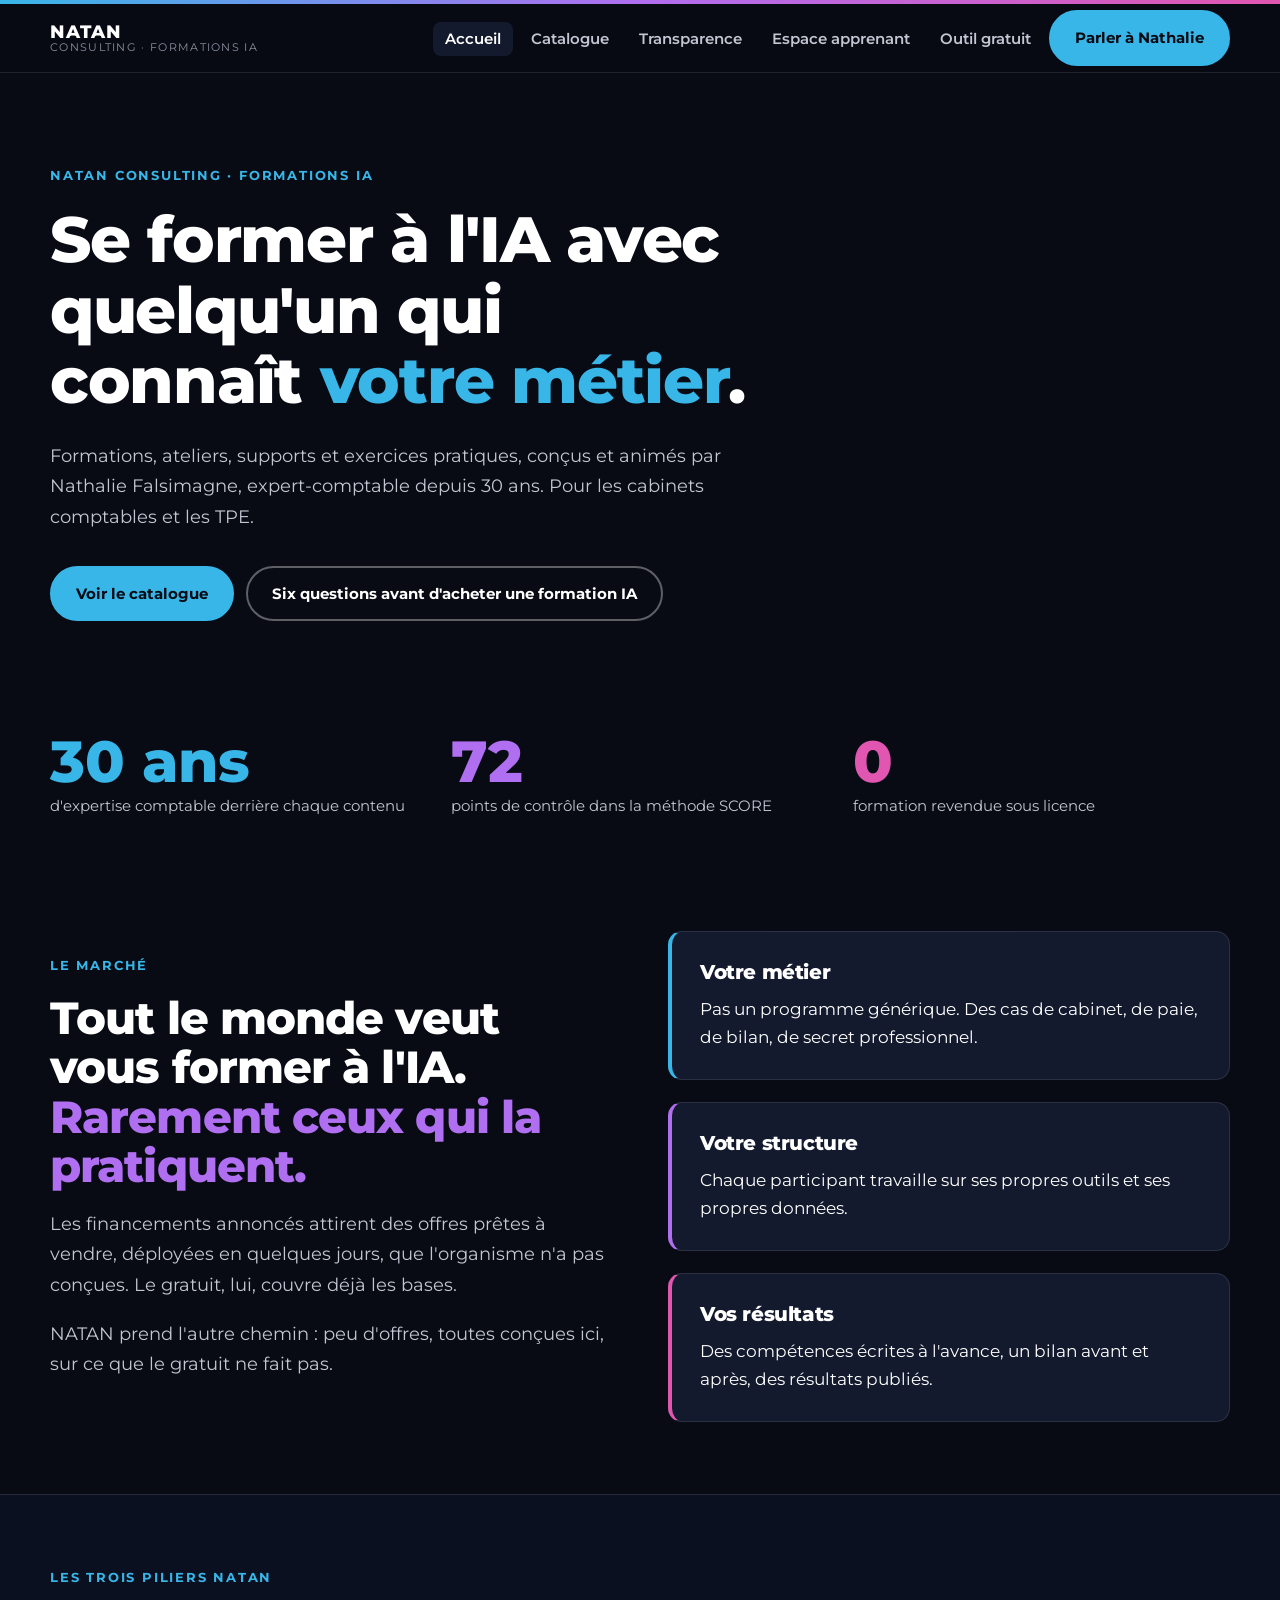
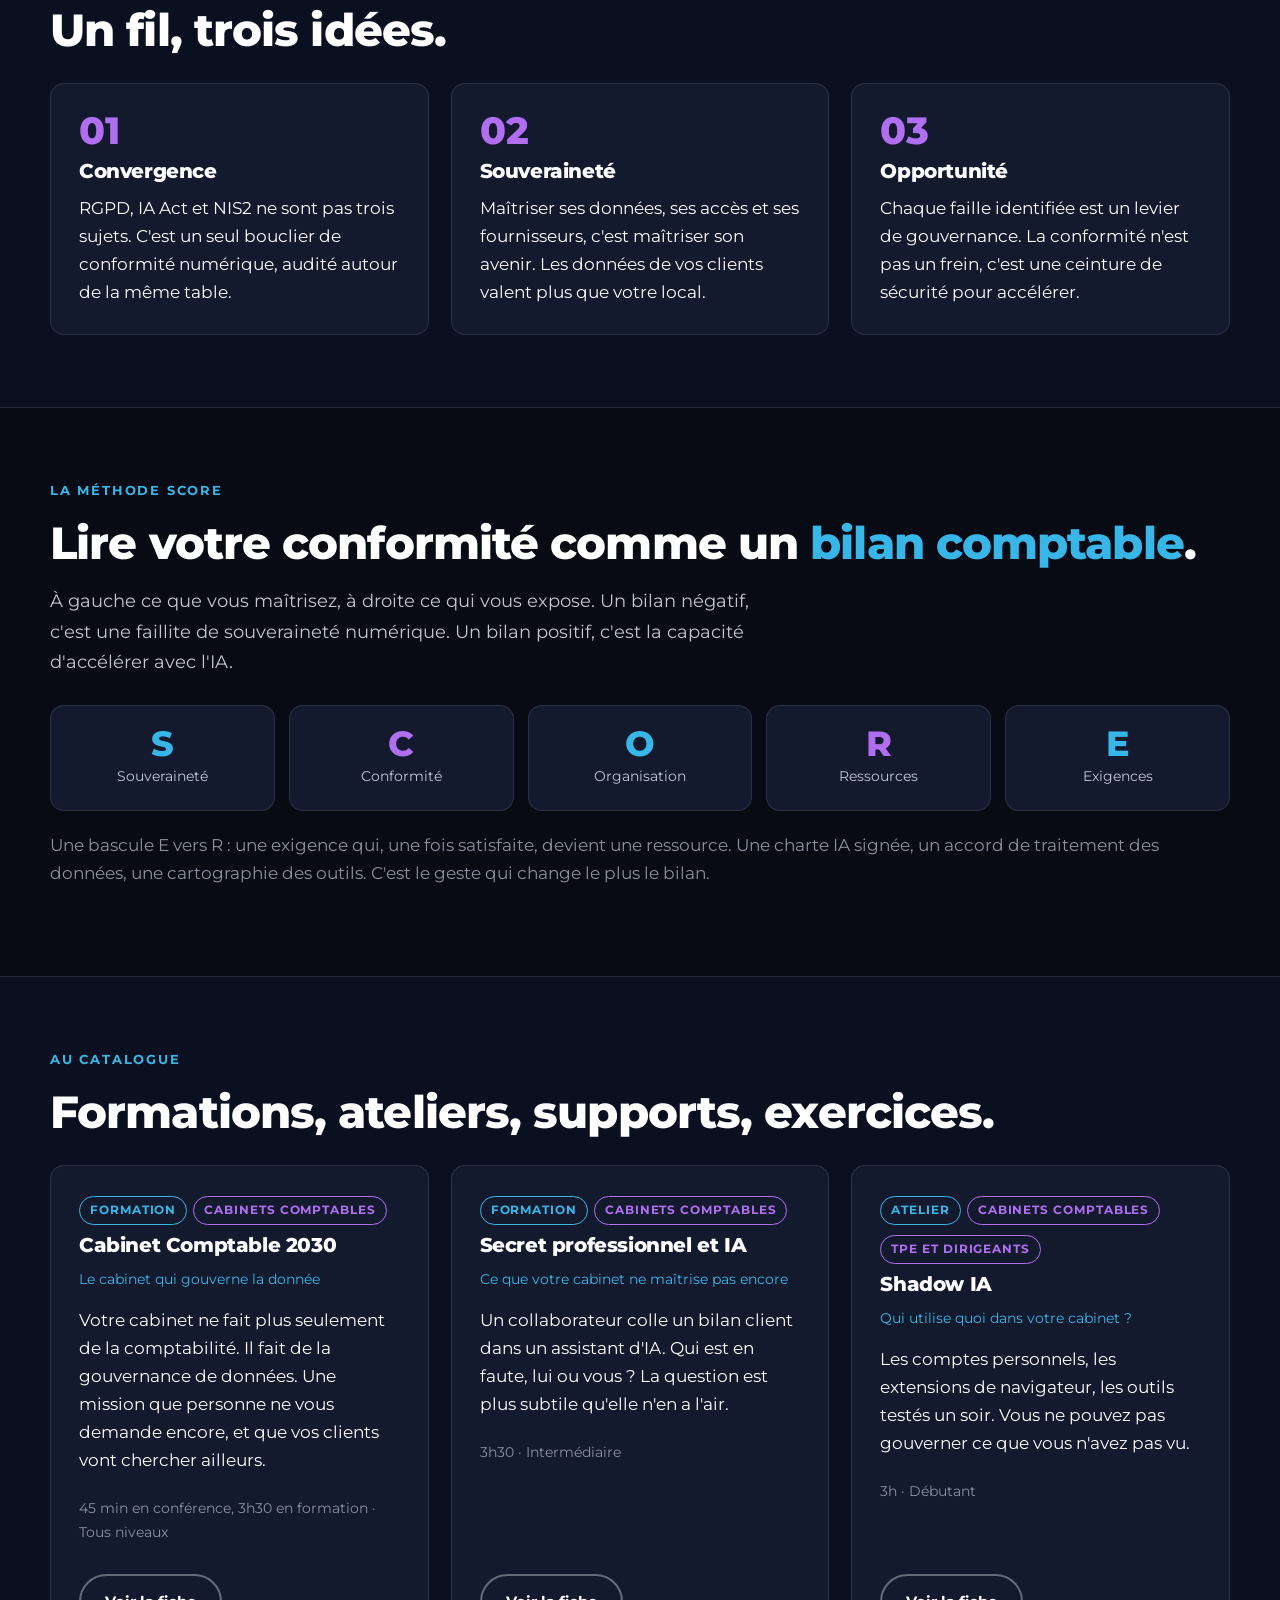
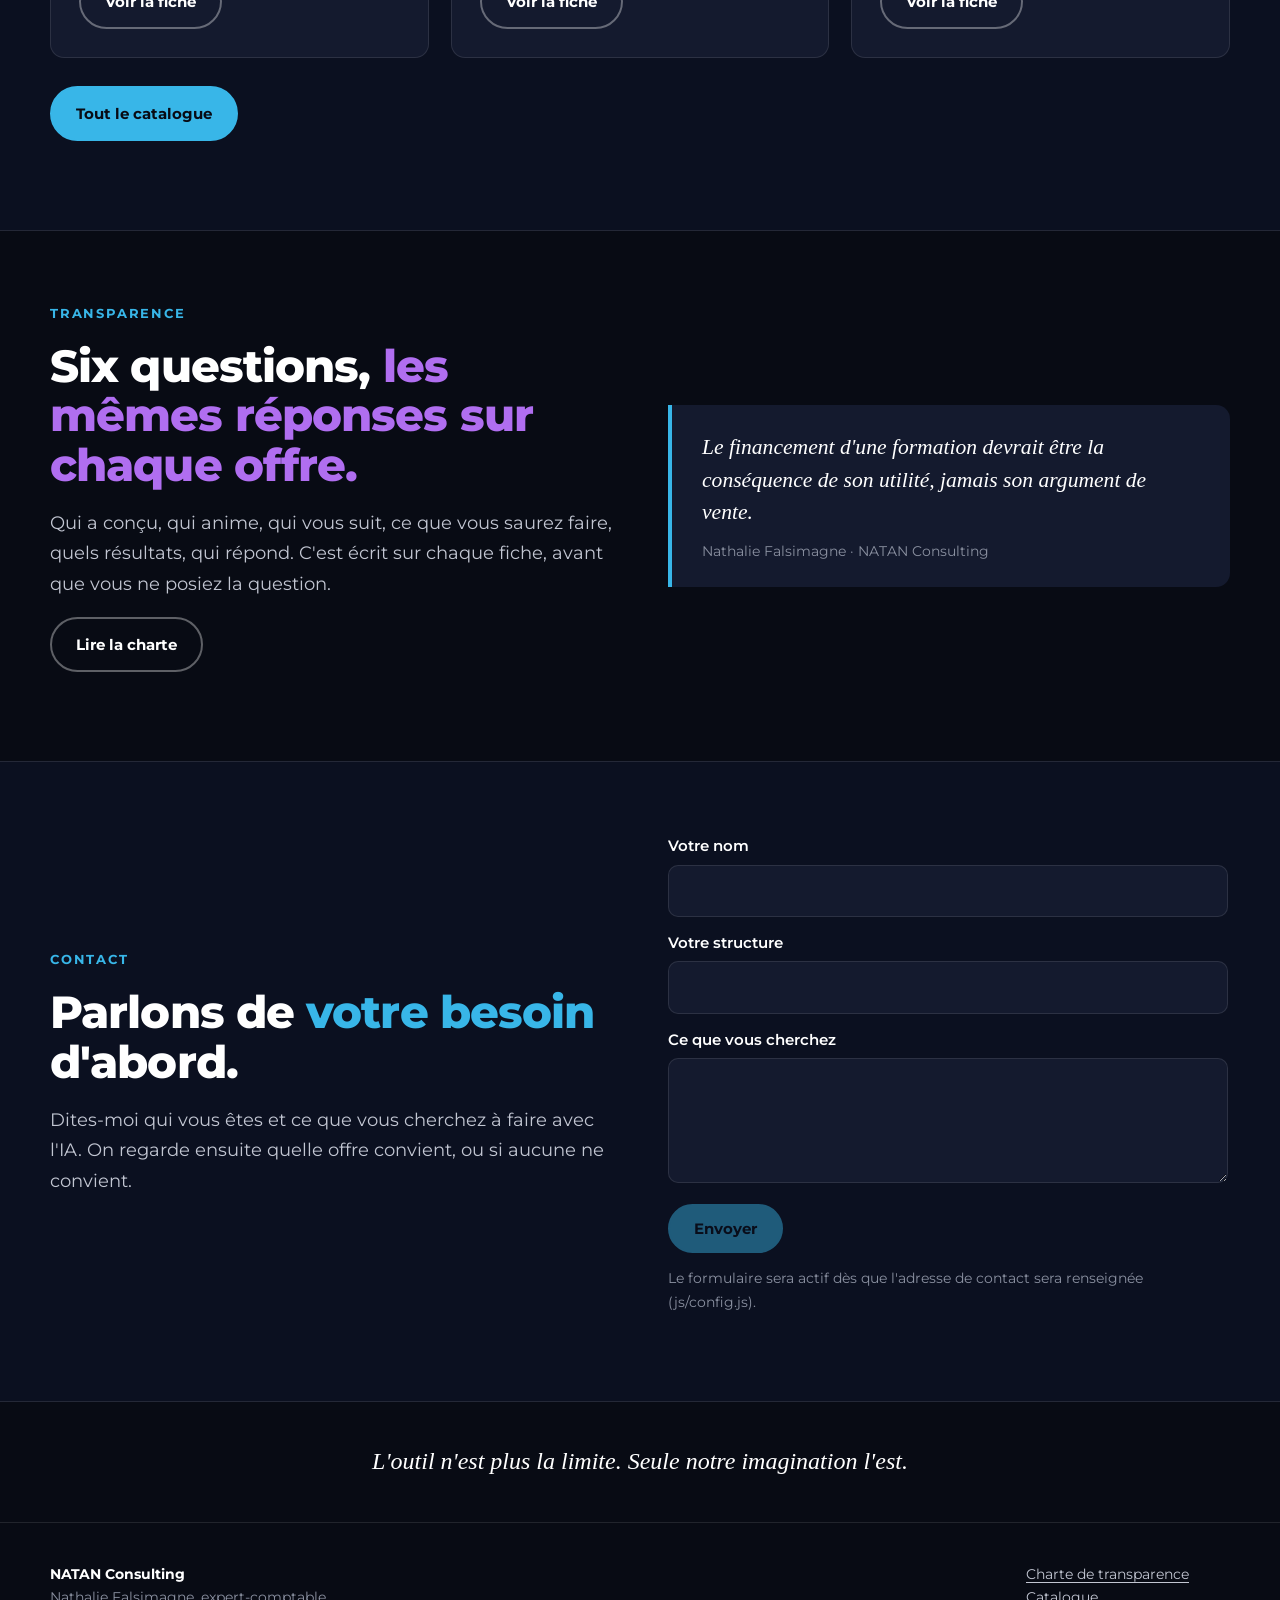
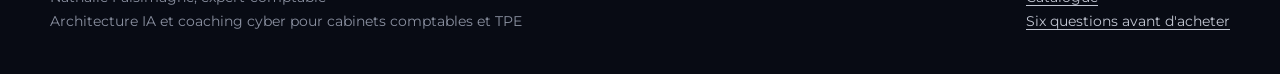
<file: index.html>
<!doctype html>
<html lang="fr">
<head>
<meta charset="utf-8">
<meta name="viewport" content="width=device-width, initial-scale=1">
<title>NATAN Consulting · Formations IA pour cabinets comptables et TPE</title>
<meta name="description" content="Formations, ateliers, supports et exercices pratiques sur l'IA, conçus et animés par Nathalie Falsimagne, expert-comptable depuis 30 ans. Rien n'est acheté en marque blanche.">
<link rel="preconnect" href="https://fonts.googleapis.com">
<link rel="preconnect" href="https://fonts.gstatic.com" crossorigin>
<link href="https://fonts.googleapis.com/css2?family=Montserrat:wght@400;600;700;800&display=swap" rel="stylesheet">
<link rel="stylesheet" href="css/style.css">
</head>
<body>
<a class="skip" href="#contenu">Aller au contenu</a>
<header id="site-header"></header>

<main id="contenu">
  <section class="hero">
    <div class="wrap">
      <p class="eyebrow">NATAN Consulting · Formations IA</p>
      <h1>Se former à l'IA avec quelqu'un qui connaît <span class="c">votre métier</span>.</h1>
      <p class="sub">Formations, ateliers, supports et exercices pratiques, conçus et animés par Nathalie Falsimagne, expert-comptable depuis 30 ans. Pour les cabinets comptables et les TPE.</p>
      <div class="row">
        <a class="btn" href="formations.html">Voir le catalogue</a>
        <a class="btn ghost" href="outil-six-questions.html">Six questions avant d'acheter une formation IA</a>
      </div>
    </div>
  </section>

  <section class="sec-tight">
    <div class="wrap chiffres">
      <div class="chiffre"><b>30 ans</b><span>d'expertise comptable derrière chaque contenu</span></div>
      <div class="chiffre"><b>72</b><span>points de contrôle dans la méthode SCORE</span></div>
      <div class="chiffre"><b>0</b><span>formation revendue sous licence</span></div>
    </div>
  </section>

  <section>
    <div class="wrap split">
      <div>
        <p class="eyebrow">Le marché</p>
        <h2>Tout le monde veut vous former à l'IA. <span class="l">Rarement ceux qui la pratiquent.</span></h2>
        <p class="sub">Les financements annoncés attirent des offres prêtes à vendre, déployées en quelques jours, que l'organisme n'a pas conçues. Le gratuit, lui, couvre déjà les bases.</p>
        <p class="sub">NATAN prend l'autre chemin : peu d'offres, toutes conçues ici, sur ce que le gratuit ne fait pas.</p>
      </div>
      <div class="grid">
        <div class="card bar"><h3>Votre métier</h3><p>Pas un programme générique. Des cas de cabinet, de paie, de bilan, de secret professionnel.</p></div>
        <div class="card bar" style="border-left-color:var(--lilas)"><h3>Votre structure</h3><p>Chaque participant travaille sur ses propres outils et ses propres données.</p></div>
        <div class="card bar" style="border-left-color:var(--rose)"><h3>Vos résultats</h3><p>Des compétences écrites à l'avance, un bilan avant et après, des résultats publiés.</p></div>
      </div>
    </div>
  </section>

  <section class="band">
    <div class="wrap">
      <p class="eyebrow">Les trois piliers NATAN</p>
      <h2>Un fil, trois idées.</h2>
      <div class="grid g3" style="margin-top:28px">
        <div class="card"><div class="num">01</div><h3>Convergence</h3><p>RGPD, IA Act et NIS2 ne sont pas trois sujets. C'est un seul bouclier de conformité numérique, audité autour de la même table.</p></div>
        <div class="card"><div class="num">02</div><h3>Souveraineté</h3><p>Maîtriser ses données, ses accès et ses fournisseurs, c'est maîtriser son avenir. Les données de vos clients valent plus que votre local.</p></div>
        <div class="card"><div class="num">03</div><h3>Opportunité</h3><p>Chaque faille identifiée est un levier de gouvernance. La conformité n'est pas un frein, c'est une ceinture de sécurité pour accélérer.</p></div>
      </div>
    </div>
  </section>

  <section>
    <div class="wrap">
      <p class="eyebrow">La méthode SCORE</p>
      <h2>Lire votre conformité comme un <span class="c">bilan comptable</span>.</h2>
      <p class="sub">À gauche ce que vous maîtrisez, à droite ce qui vous expose. Un bilan négatif, c'est une faillite de souveraineté numérique. Un bilan positif, c'est la capacité d'accélérer avec l'IA.</p>
      <div class="score-letters" style="margin-top:28px">
        <div><b>S</b><span>Souveraineté</span></div>
        <div><b>C</b><span>Conformité</span></div>
        <div><b>O</b><span>Organisation</span></div>
        <div><b>R</b><span>Ressources</span></div>
        <div><b>E</b><span>Exigences</span></div>
      </div>
      <p class="muted" style="margin-top:20px">Une bascule E vers R : une exigence qui, une fois satisfaite, devient une ressource. Une charte IA signée, un accord de traitement des données, une cartographie des outils. C'est le geste qui change le plus le bilan.</p>
    </div>
  </section>

  <section class="band">
    <div class="wrap">
      <p class="eyebrow">Au catalogue</p>
      <h2>Formations, ateliers, supports, exercices.</h2>
      <div class="grid g3" id="teaser" style="margin-top:28px"></div>
      <p style="margin-top:28px"><a class="btn" href="formations.html">Tout le catalogue</a></p>
    </div>
  </section>

  <section>
    <div class="wrap split">
      <div>
        <p class="eyebrow">Transparence</p>
        <h2>Six questions, <span class="l">les mêmes réponses sur chaque offre.</span></h2>
        <p class="sub">Qui a conçu, qui anime, qui vous suit, ce que vous saurez faire, quels résultats, qui répond. C'est écrit sur chaque fiche, avant que vous ne posiez la question.</p>
        <p><a class="btn ghost" href="transparence.html">Lire la charte</a></p>
      </div>
      <div class="quote">Le financement d'une formation devrait être la conséquence de son utilité, jamais son argument de vente.<cite>Nathalie Falsimagne · NATAN Consulting</cite></div>
    </div>
  </section>

  <section class="band" id="contact">
    <div class="wrap split">
      <div>
        <p class="eyebrow">Contact</p>
        <h2>Parlons de <span class="c">votre besoin</span> d'abord.</h2>
        <p class="sub">Dites-moi qui vous êtes et ce que vous cherchez à faire avec l'IA. On regarde ensuite quelle offre convient, ou si aucune ne convient.</p>
      </div>
      <form class="contact" id="form-contact" novalidate>
        <label>Votre nom<input name="nom" autocomplete="name" required></label>
        <label>Votre structure<input name="structure" autocomplete="organization"></label>
        <label>Ce que vous cherchez<textarea name="message" rows="4" required></textarea></label>
        <div><button class="btn" type="submit" id="send">Envoyer</button></div>
        <p class="small muted" id="form-note" role="status"></p>
      </form>
    </div>
  </section>

  <section class="sec-tight">
    <div class="wrap"><p class="serif" style="font-size:1.5rem;text-align:center;margin:0">L'outil n'est plus la limite. Seule notre imagination l'est.</p></div>
  </section>
</main>

<footer id="site-footer"></footer>
<script src="js/config.js"></script>
<script src="js/catalogue.js"></script>
<script src="js/main.js"></script>
<script>
  CATALOGUE.slice(0, 3).forEach(function (o) { $("#teaser").appendChild(offerCard(o)); });

  var cfg = window.NATAN, form = $("#form-contact"), note = $("#form-note");
  if (!cfg.email) {
    note.textContent = "Le formulaire sera actif dès que l'adresse de contact sera renseignée (js/config.js).";
    $("#send").disabled = true;
  }
  form.addEventListener("submit", function (e) {
    e.preventDefault();
    if (!cfg.email) return;
    var d = new FormData(form);
    if (!d.get("nom") || !d.get("message")) { note.textContent = "Nom et message sont nécessaires."; return; }
    var corps = "Nom : " + d.get("nom") + "\nStructure : " + d.get("structure") + "\n\n" + d.get("message");
    location.href = "mailto:" + cfg.email + "?subject=" + encodeURIComponent("Demande depuis le site NATAN") + "&body=" + encodeURIComponent(corps);
    note.textContent = "Votre messagerie s'ouvre avec le message prêt à envoyer.";
  });
</script>
</body>
</html>
</file>
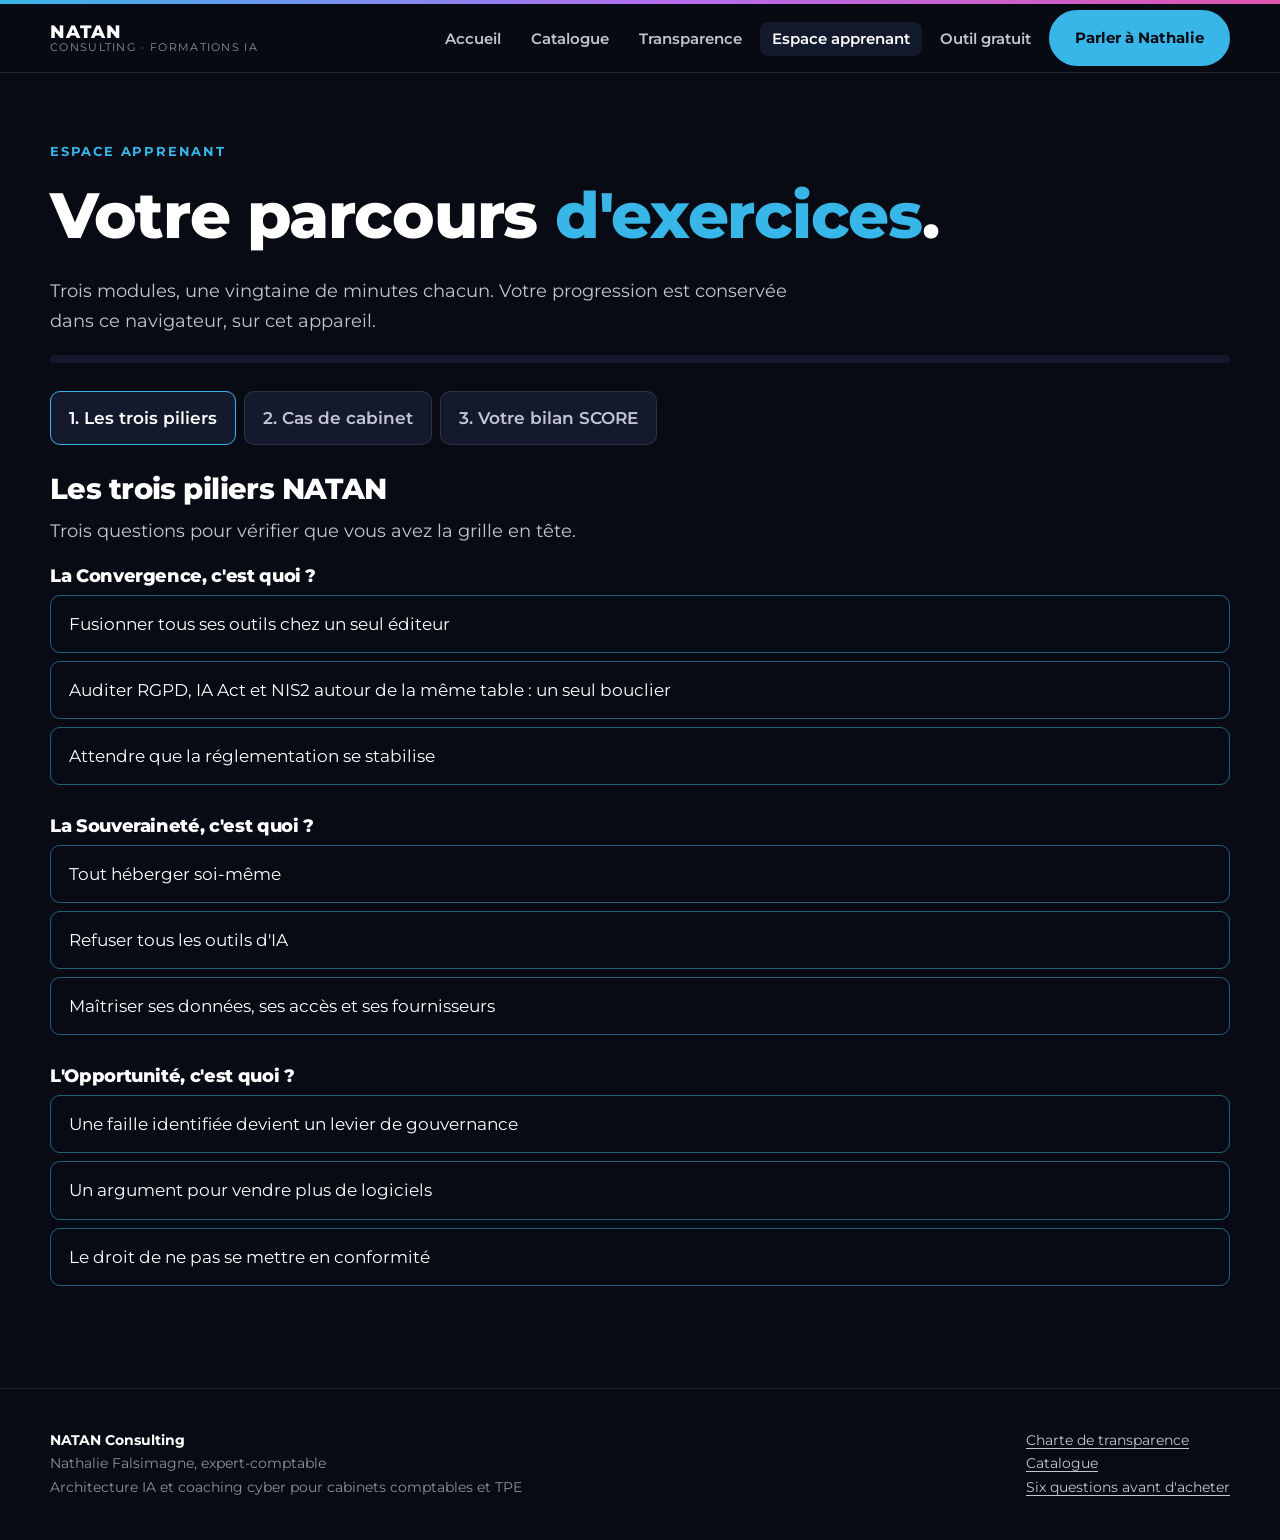
<file: espace-apprenant.html>
<!doctype html>
<html lang="fr">
<head>
<meta charset="utf-8">
<meta name="viewport" content="width=device-width, initial-scale=1">
<title>Espace apprenant · NATAN Consulting</title>
<meta name="description" content="Parcours d'exercices pratiques NATAN : les trois piliers, un cas de cabinet, votre bilan SCORE.">
<link rel="preconnect" href="https://fonts.googleapis.com">
<link rel="preconnect" href="https://fonts.gstatic.com" crossorigin>
<link href="https://fonts.googleapis.com/css2?family=Montserrat:wght@400;600;700;800&display=swap" rel="stylesheet">
<link rel="stylesheet" href="css/style.css">
</head>
<body>
<a class="skip" href="#contenu">Aller au contenu</a>
<header id="site-header"></header>
<main id="contenu">
  <section>
    <div class="wrap">
      <p class="eyebrow">Espace apprenant</p>
      <h1>Votre parcours <span class="c">d'exercices</span>.</h1>
      <p class="sub">Trois modules, une vingtaine de minutes chacun. Votre progression est conservée dans ce navigateur, sur cet appareil.</p>
      <div class="progress" role="progressbar" aria-label="Progression" aria-valuemin="0" aria-valuemax="3" aria-valuenow="0" id="pb"><i id="pbi"></i></div>
      <div class="tabs" role="tablist" id="tabs"></div>
      <div id="panneau" role="tabpanel" tabindex="0"></div>
    </div>
  </section>
</main>
<footer id="site-footer"></footer>
<script src="js/config.js"></script>
<script src="js/main.js"></script>
<script>
(function () {
  var QCM = [
    { q: "La Convergence, c'est quoi ?",
      o: ["Fusionner tous ses outils chez un seul éditeur", "Auditer RGPD, IA Act et NIS2 autour de la même table : un seul bouclier", "Attendre que la réglementation se stabilise"],
      ok: 1, fb: "Trois textes, un seul sujet. Les auditer en silos, c'est payer trois fois pour regarder les mêmes données." },
    { q: "La Souveraineté, c'est quoi ?",
      o: ["Tout héberger soi-même", "Refuser tous les outils d'IA", "Maîtriser ses données, ses accès et ses fournisseurs"],
      ok: 2, fb: "On peut utiliser des outils externes et rester souverain, à condition de savoir où vont les données et qui y accède." },
    { q: "L'Opportunité, c'est quoi ?",
      o: ["Une faille identifiée devient un levier de gouvernance", "Un argument pour vendre plus de logiciels", "Le droit de ne pas se mettre en conformité"],
      ok: 0, fb: "La conformité n'est pas un frein, c'est une ceinture de sécurité pour accélérer." }
  ];

  var CAS = [
    { q: "Un collaborateur colle le bilan d'un client dans un assistant d'IA grand public. Qui est en faute, lui ou vous ?",
      o: ["Lui seul : il a désobéi", "Vous seul : c'est votre cabinet", "Les deux, mais pas au même niveau : il a agi, vous avez organisé (ou pas) le cadre", "Personne : l'outil est fait pour ça"],
      ok: 2, fb: "Le geste est le sien, le cadre est le vôtre. Sans règle écrite, sans outil autorisé et sans accord avec le fournisseur, la responsabilité de l'organisation est engagée." },
    { q: "Vous découvrez l'incident. Quel est le geste à plus fort effet de levier ?",
      o: ["Sanctionner publiquement pour l'exemple", "Interdire tous les outils d'IA", "Cartographier les outils utilisés, faire signer une charte IA, obtenir un accord de traitement des données", "Acheter un nouvel outil et passer à autre chose"],
      ok: 2, fb: "Ce sont des bascules : chacune transforme une exigence non couverte en ressource. Interdire en bloc pousse les usages dans l'ombre, et le Shadow IA grossit." }
  ];

  var BILAN = [
    { t: "Les outils d'IA utilisés dans votre structure sont cartographiés et à jour.", k: "actif", b: true },
    { t: "Une charte IA est signée par chaque collaborateur.", k: "actif", b: true },
    { t: "Chaque fournisseur d'IA a signé un accord de traitement des données.", k: "actif", b: true },
    { t: "Un référent IA est désigné et connu de l'équipe.", k: "actif" },
    { t: "Vous savez où sont hébergées les données envoyées à vos outils d'IA.", k: "actif" },
    { t: "Des collaborateurs utilisent des comptes d'IA personnels avec des données clients.", k: "passif" },
    { t: "Un outil d'IA hébergé hors de l'Union reçoit des données sensibles sans analyse préalable.", k: "passif" },
    { t: "Vos clients ne savent pas que l'IA intervient dans leur dossier.", k: "passif" },
    { t: "Vous ne connaissez pas tous les sous-traitants qui touchent vos données.", k: "passif" },
    { t: "Aucune procédure n'existe si des données clients sont collées dans un outil non autorisé.", k: "passif" }
  ];

  var MODULES = [
    { id: "piliers", titre: "1. Les trois piliers" },
    { id: "cas", titre: "2. Cas de cabinet" },
    { id: "bilan", titre: "3. Votre bilan SCORE" }
  ];

  var fait = store.get("fait", {});
  var actif = MODULES[0].id;

  function marquer(id) {
    fait[id] = true; store.set("fait", fait); majTabs();
  }

  function majTabs() {
    var n = 0, zone = $("#tabs");
    zone.textContent = "";
    MODULES.forEach(function (m) {
      if (fait[m.id]) n++;
      var b = el("button", { class: "tab", role: "tab", type: "button", "aria-selected": String(m.id === actif), text: m.titre });
      if (fait[m.id]) b.appendChild(el("span", { class: "done", text: "terminé" }));
      b.addEventListener("click", function () { actif = m.id; afficher(); });
      zone.appendChild(b);
    });
    $("#pbi").style.width = Math.round(n / MODULES.length * 100) + "%";
    $("#pb").setAttribute("aria-valuenow", String(n));
  }

  // Série de questions à choix unique avec correction immédiate
  function serie(items, moduleId, titre, intro) {
    var conteneur = el("div", {}, [el("h2", { text: titre, style: "font-size:1.8rem" })]);
    if (intro) conteneur.appendChild(el("p", { class: "sub", text: intro }));
    var repondues = 0, justes = 0;
    var bilan = el("div", { class: "result", hidden: "" });

    items.forEach(function (it) {
      var bloc = el("div", { class: "qblock" }, [el("h3", { text: it.q })]);
      var fb = el("div", { class: "fb", hidden: "" });
      var boutons = it.o.map(function (txt, i) {
        var b = el("button", { class: "opt", type: "button", text: txt });
        b.addEventListener("click", function () {
          boutons.forEach(function (x, j) {
            x.disabled = true;
            if (j === it.ok) x.classList.add("ok");
          });
          if (i !== it.ok) b.classList.add("ko"); else justes++;
          fb.textContent = (i === it.ok ? "Bien vu. " : "Pas tout à fait. ") + it.fb;
          fb.hidden = false;
          repondues++;
          if (repondues === items.length) {
            bilan.hidden = false;
            bilan.textContent = "Vous avez " + justes + " bonne" + (justes > 1 ? "s" : "") + " réponse" + (justes > 1 ? "s" : "") + " sur " + items.length + ". Module enregistré comme terminé.";
            marquer(moduleId);
          }
        });
        return b;
      });
      boutons.forEach(function (b) { bloc.appendChild(b); });
      bloc.appendChild(fb);
      conteneur.appendChild(bloc);
    });
    conteneur.appendChild(bilan);
    return conteneur;
  }

  function moduleBilan() {
    var rep = store.get("bilan", {});
    var c = el("div", {}, [
      el("h2", { text: "Votre bilan SCORE", style: "font-size:1.8rem" }),
      el("p", { class: "sub", text: "Répondez pour votre structure. Chaque ressource en place compte un point d'actif, chaque exposition non traitée compte un point de passif." }),
      el("p", { class: "muted small", text: "Extrait pédagogique en dix points. Ce n'est pas l'audit complet des 72 points de contrôle." })
    ]);
    var res = el("div", { class: "result", "aria-live": "polite" });

    function calc() {
      var a = 0, p = 0, rep10 = 0, bascules = [];
      BILAN.forEach(function (it, i) {
        if (rep[i] !== undefined) rep10++;
        if (it.k === "actif" && rep[i] === "oui") a++;
        if (it.k === "passif" && rep[i] === "oui") p++;
        if (it.b && rep[i] === "non") bascules.push(it.t);
      });
      var s = a - p;
      res.textContent = "";
      if (rep10 < BILAN.length) { res.appendChild(el("p", { class: "muted", text: rep10 + " réponse(s) sur " + BILAN.length + ". Le bilan s'affiche à la dernière." })); return; }
      var cls = s > 0 ? "pos" : s < 0 ? "neg" : "zero";
      var verdict = s > 0 ? "Bilan positif : vous avez la capacité d'accélérer avec l'IA."
        : s < 0 ? "Bilan négatif : vos expositions dépassent vos ressources. C'est une faillite de souveraineté numérique, pas une fatalité."
        : "Bilan à l'équilibre : un seul geste suffit à le faire basculer.";
      res.appendChild(el("p", { class: "big " + cls, text: (s > 0 ? "+" : "") + s }));
      res.appendChild(el("p", { text: "Actif : " + a + " · Passif : " + p + ". " + verdict }));
      if (bascules.length) {
        res.appendChild(el("h3", { text: "Vos bascules à fort effet de levier" }));
        res.appendChild(el("ul", { class: "lead-list" }, bascules.map(function (t) { return el("li", { text: t }); })));
      }
      res.appendChild(el("button", { class: "btn ghost no-print", type: "button", text: "Imprimer mon bilan", onclick: "window.print()" }));
      marquer("bilan");
    }

    BILAN.forEach(function (it, i) {
      var oui = el("button", { type: "button", text: "Oui", "aria-pressed": String(rep[i] === "oui") });
      var non = el("button", { type: "button", text: "Non", "aria-pressed": String(rep[i] === "non") });
      function choisir(v) {
        rep[i] = v; store.set("bilan", rep);
        oui.setAttribute("aria-pressed", String(v === "oui"));
        non.setAttribute("aria-pressed", String(v === "non"));
        calc();
      }
      oui.addEventListener("click", function () { choisir("oui"); });
      non.addEventListener("click", function () { choisir("non"); });
      c.appendChild(el("div", { class: "item" }, [
        el("p", { class: "t" }, [
          el("span", { class: "tag " + (it.k === "actif" ? "" : "r"), text: it.k }),
          it.b ? el("span", { class: "tag l", text: "bascule" }) : document.createTextNode(""),
          el("br"), document.createTextNode(it.t)
        ]),
        el("div", { class: "yn", role: "group", "aria-label": "Réponse" }, [oui, non])
      ]));
    });
    c.appendChild(res);
    calc();
    return c;
  }

  function afficher() {
    var p = $("#panneau");
    p.textContent = "";
    if (actif === "piliers") p.appendChild(serie(QCM, "piliers", "Les trois piliers NATAN", "Trois questions pour vérifier que vous avez la grille en tête."));
    if (actif === "cas") p.appendChild(serie(CAS, "cas", "Le bilan dans l'assistant d'IA", "Un cas tiré du terrain. Choisissez, puis lisez la correction."));
    if (actif === "bilan") p.appendChild(moduleBilan());
    majTabs();
  }

  afficher();
})();
</script>
</body>
</html>
</file>
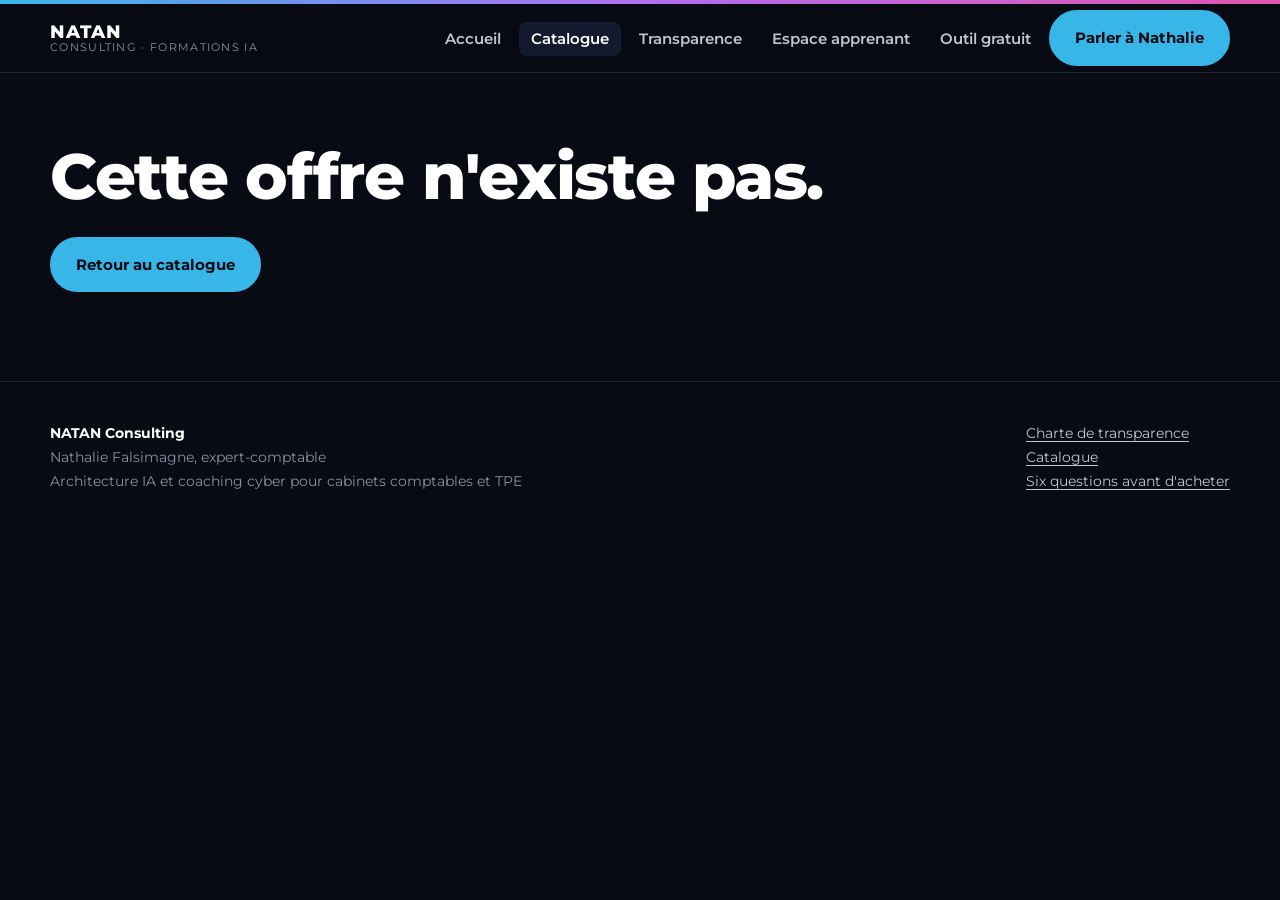
<file: formation.html>
<!doctype html>
<html lang="fr">
<head>
<meta charset="utf-8">
<meta name="viewport" content="width=device-width, initial-scale=1">
<title>Fiche formation · NATAN Consulting</title>
<link rel="preconnect" href="https://fonts.googleapis.com">
<link rel="preconnect" href="https://fonts.gstatic.com" crossorigin>
<link href="https://fonts.googleapis.com/css2?family=Montserrat:wght@400;600;700;800&display=swap" rel="stylesheet">
<link rel="stylesheet" href="css/style.css">
</head>
<body>
<a class="skip" href="#contenu">Aller au contenu</a>
<header id="site-header"></header>
<main id="contenu"><section><div class="wrap" id="fiche"></div></section></main>
<footer id="site-footer"></footer>
<script src="js/config.js"></script>
<script src="js/catalogue.js"></script>
<script src="js/main.js"></script>
<script>
  var id = new URLSearchParams(location.search).get("id");
  var o = CATALOGUE.filter(function (x) { return x.id === id; })[0];
  var zone = $("#fiche");

  if (!o) {
    document.title = "Offre introuvable · NATAN Consulting";
    zone.appendChild(el("h1", { text: "Cette offre n'existe pas." }));
    zone.appendChild(el("p", {}, [el("a", { class: "btn", href: "formations.html", text: "Retour au catalogue" })]));
  } else {
    document.title = o.titre + " · NATAN Consulting";
    var t = Object.assign({}, TRANSPARENCE_DEFAUT, o.transparence || {});

    function bloc(titre, contenu) {
      return el("section", { style: "padding:40px 0 0" }, [el("h2", { text: titre, style: "font-size:1.8rem" })].concat(contenu));
    }
    function fait(libelle, valeur) { return el("div", { class: "fact" }, [el("b", { text: libelle }), document.createTextNode(valeur)]); }

    zone.appendChild(el("p", { class: "crumb" }, [el("a", { href: "formations.html", text: "Catalogue" }), document.createTextNode(" / " + o.titre)]));
    zone.appendChild(el("p", { class: "eyebrow", text: TYPES[o.type] }));
    zone.appendChild(el("h1", { text: o.titre }));
    zone.appendChild(el("p", { class: "c", style: "font-size:1.3rem;font-weight:700", text: o.sousTitre }));
    zone.appendChild(el("p", { class: "sub", text: o.accroche }));
    zone.appendChild(el("div", { class: "facts" }, [
      fait("Durée", o.duree), fait("Niveau", o.niveau), fait("Modalité", o.modalite),
      fait("Public", o.publics.map(function (p) { return PUBLICS[p]; }).join(", "))
    ]));

    zone.appendChild(bloc("Ce que vous saurez faire", [
      el("ul", { class: "lead-list" }, o.objectifs.map(function (x) { return el("li", { text: x }); }))
    ]));

    if (o.programme.length) {
      zone.appendChild(bloc("Le déroulé", [
        el("ol", { class: "prog" }, o.programme.map(function (p) {
          return el("li", {}, [el("strong", { text: p.titre }), document.createTextNode(p.detail)]);
        }))
      ]));
    }

    zone.appendChild(bloc("Ce que vous repartez avec", [
      el("ul", { class: "lead-list" }, o.livrables.map(function (x) { return el("li", { text: x }); }))
    ]));

    var rep = [
      ["Qui a conçu le contenu ?", t.conception],
      ["Qui anime ?", t.animation],
      ["Qui vous suit, et comment ?", t.suivi],
      ["Quelles compétences, concrètement ?", o.objectifs.join(". ") + "."],
      ["Quels résultats ?", t.resultats],
      ["Qui répond si ça ne tient pas ses promesses ?", t.responsable]
    ];
    zone.appendChild(bloc("Fiche de transparence", [
      el("p", { class: "muted", text: "Les six réponses que tout acheteur de formation devrait obtenir avant de signer." }),
      el("div", { class: "transp" }, rep.map(function (r) {
        return el("div", { class: "q" }, [el("h3", { text: r[0] }), el("p", { text: r[1] })]);
      }))
    ]));

    var cta = o.lien
      ? el("a", { class: "btn", href: o.lien, text: o.lienLibelle })
      : el("a", { class: "btn", href: "index.html#contact", text: "Échanger avec Nathalie" });
    zone.appendChild(el("div", { style: "padding-top:40px" }, [cta]));
  }
</script>
</body>
</html>
</file>
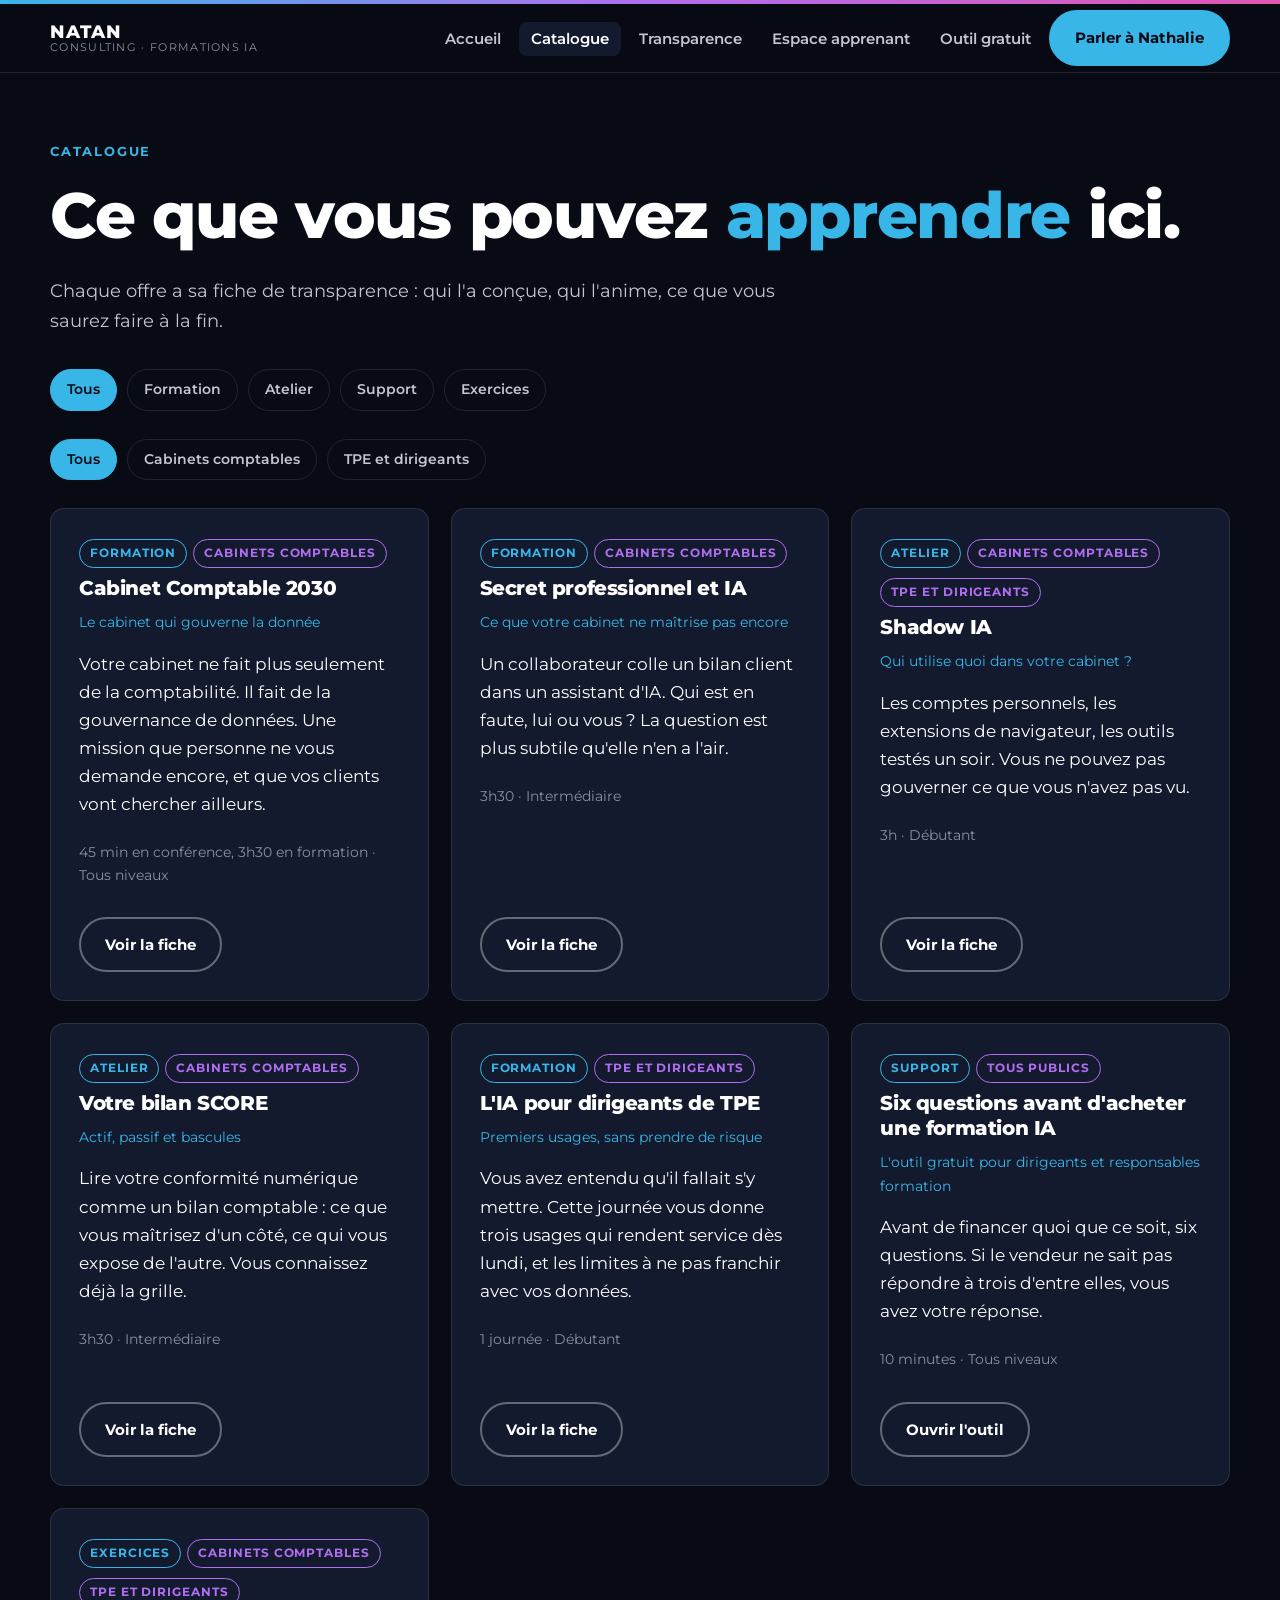
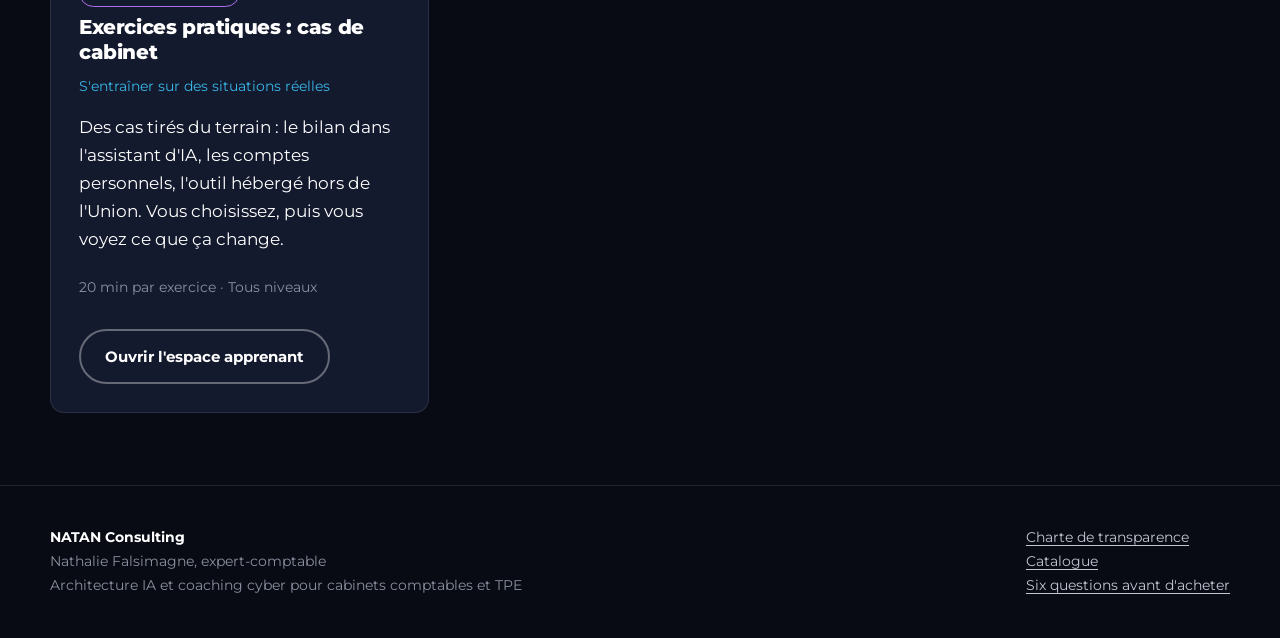
<file: formations.html>
<!doctype html>
<html lang="fr">
<head>
<meta charset="utf-8">
<meta name="viewport" content="width=device-width, initial-scale=1">
<title>Catalogue · NATAN Consulting</title>
<meta name="description" content="Formations, ateliers, supports et exercices pratiques NATAN Consulting sur l'IA, pour cabinets comptables et TPE.">
<link rel="preconnect" href="https://fonts.googleapis.com">
<link rel="preconnect" href="https://fonts.gstatic.com" crossorigin>
<link href="https://fonts.googleapis.com/css2?family=Montserrat:wght@400;600;700;800&display=swap" rel="stylesheet">
<link rel="stylesheet" href="css/style.css">
</head>
<body>
<a class="skip" href="#contenu">Aller au contenu</a>
<header id="site-header"></header>
<main id="contenu">
  <section>
    <div class="wrap">
      <p class="eyebrow">Catalogue</p>
      <h1>Ce que vous pouvez <span class="c">apprendre</span> ici.</h1>
      <p class="sub">Chaque offre a sa fiche de transparence : qui l'a conçue, qui l'anime, ce que vous saurez faire à la fin.</p>

      <div class="filters" role="group" aria-label="Filtrer par type" id="f-type" style="margin-top:32px"></div>
      <div class="filters" role="group" aria-label="Filtrer par public" id="f-public"></div>
      <div class="grid g3" id="liste" aria-live="polite"></div>
      <p class="empty" id="vide" hidden>Aucune offre ne correspond à ce filtre.</p>
    </div>
  </section>
</main>
<footer id="site-footer"></footer>
<script src="js/config.js"></script>
<script src="js/catalogue.js"></script>
<script src="js/main.js"></script>
<script>
  var etat = { type: "tous", public: "tous" };

  function chips(cible, cle, valeurs) {
    var zone = $(cible);
    [["tous", "Tous"]].concat(Object.keys(valeurs).map(function (k) { return [k, valeurs[k]]; })).forEach(function (kv) {
      var b = el("button", { class: "chip", type: "button", text: kv[1], "aria-pressed": String(etat[cle] === kv[0]) });
      b.addEventListener("click", function () {
        etat[cle] = kv[0];
        zone.querySelectorAll(".chip").forEach(function (c) { c.setAttribute("aria-pressed", "false"); });
        b.setAttribute("aria-pressed", "true");
        rendre();
      });
      zone.appendChild(b);
    });
  }

  function rendre() {
    var liste = $("#liste");
    liste.textContent = "";
    var vus = CATALOGUE.filter(function (o) {
      return (etat.type === "tous" || o.type === etat.type) &&
             (etat.public === "tous" || o.publics.indexOf(etat.public) > -1 || o.publics.indexOf("tous") > -1);
    });
    vus.forEach(function (o) { liste.appendChild(offerCard(o)); });
    $("#vide").hidden = vus.length > 0;
  }

  chips("#f-type", "type", TYPES);
  chips("#f-public", "public", { cabinets: PUBLICS.cabinets, tpe: PUBLICS.tpe });
  rendre();
</script>
</body>
</html>
</file>
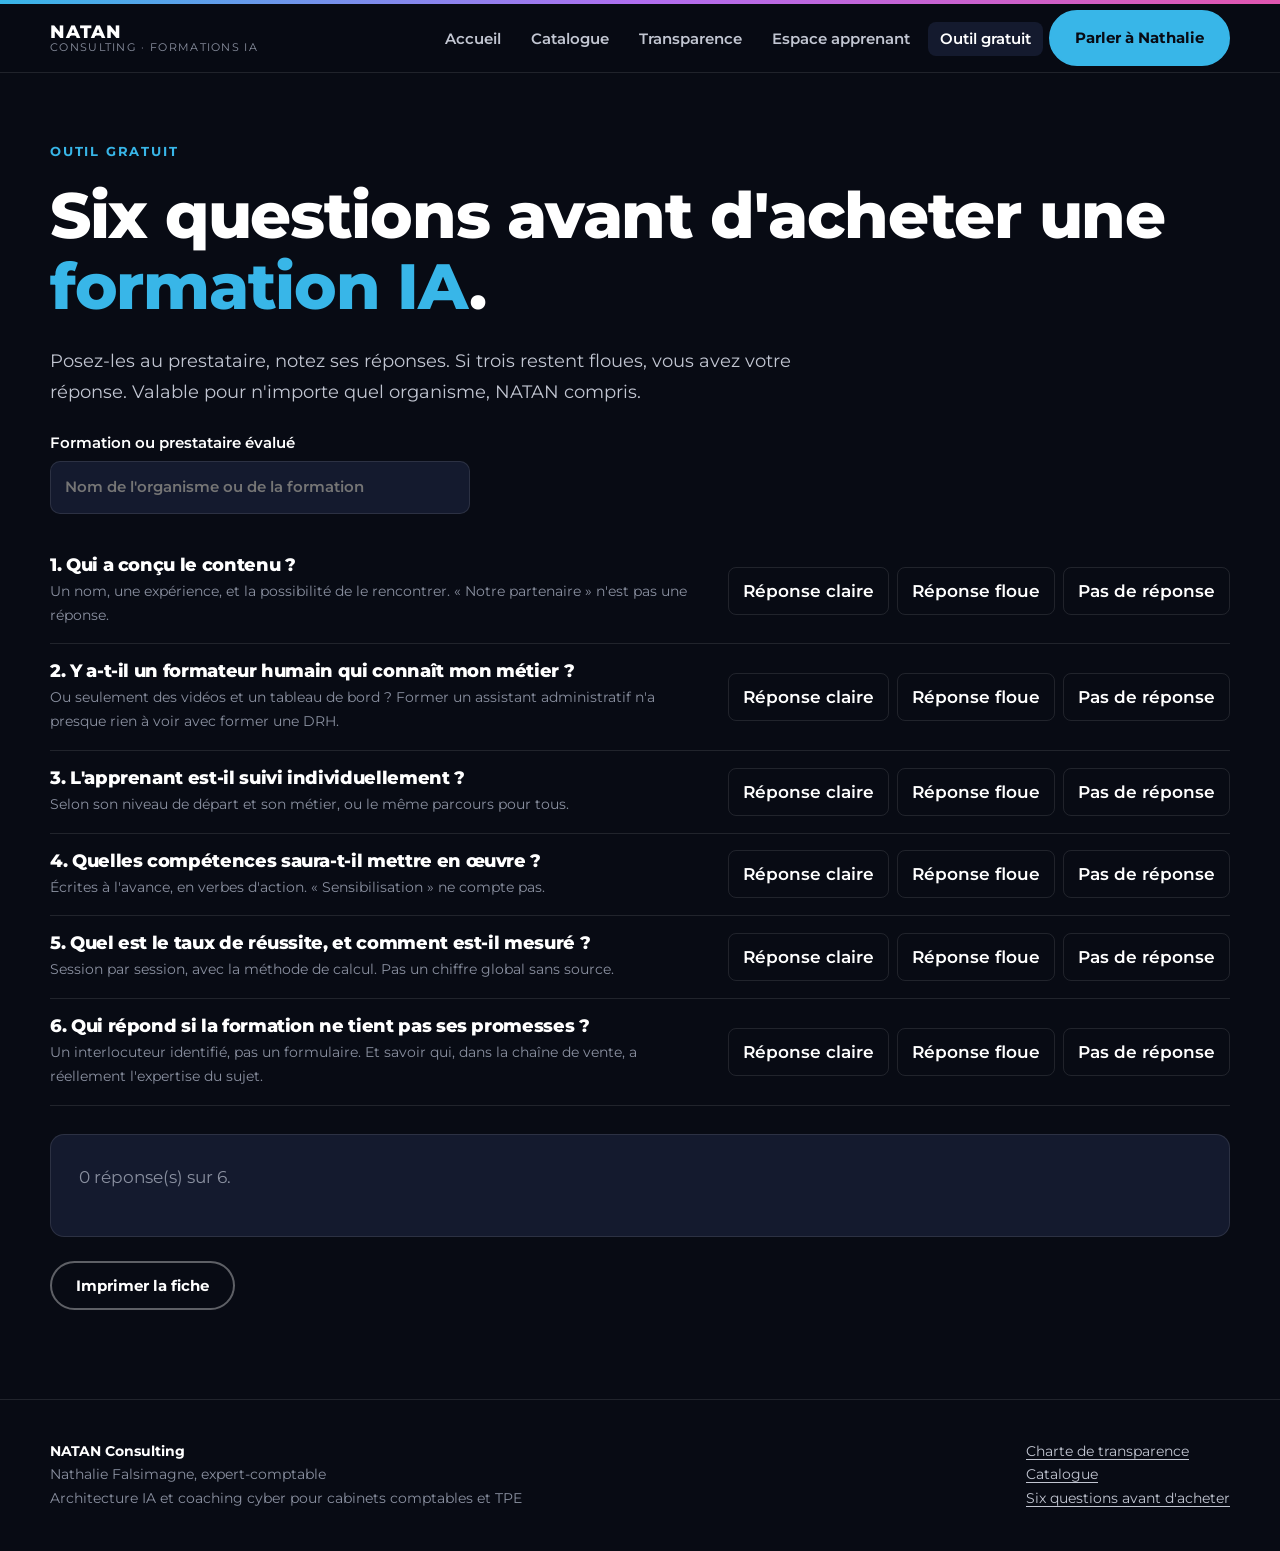
<file: outil-six-questions.html>
<!doctype html>
<html lang="fr">
<head>
<meta charset="utf-8">
<meta name="viewport" content="width=device-width, initial-scale=1">
<title>Six questions avant d'acheter une formation IA · NATAN Consulting</title>
<meta name="description" content="Outil gratuit et imprimable : six questions à poser à tout organisme avant de financer une formation à l'IA.">
<link rel="preconnect" href="https://fonts.googleapis.com">
<link rel="preconnect" href="https://fonts.gstatic.com" crossorigin>
<link href="https://fonts.googleapis.com/css2?family=Montserrat:wght@400;600;700;800&display=swap" rel="stylesheet">
<link rel="stylesheet" href="css/style.css">
</head>
<body>
<a class="skip" href="#contenu">Aller au contenu</a>
<header id="site-header"></header>
<main id="contenu">
  <section>
    <div class="wrap">
      <p class="eyebrow">Outil gratuit</p>
      <h1>Six questions avant d'acheter une <span class="c">formation IA</span>.</h1>
      <p class="sub">Posez-les au prestataire, notez ses réponses. Si trois restent floues, vous avez votre réponse. Valable pour n'importe quel organisme, NATAN compris.</p>
      <label style="display:block;max-width:420px;margin:24px 0">Formation ou prestataire évalué
        <input id="nom" placeholder="Nom de l'organisme ou de la formation">
      </label>
      <div id="qs"></div>
      <div class="result" id="res" aria-live="polite"><p class="muted">Répondez aux six questions pour voir votre lecture.</p></div>
      <p class="no-print" style="margin-top:24px"><button class="btn ghost" type="button" onclick="window.print()">Imprimer la fiche</button></p>
    </div>
  </section>
</main>
<footer id="site-footer"></footer>
<script src="js/config.js"></script>
<script src="js/main.js"></script>
<script>
(function () {
  var Q = [
    ["Qui a conçu le contenu ?", "Un nom, une expérience, et la possibilité de le rencontrer. « Notre partenaire » n'est pas une réponse."],
    ["Y a-t-il un formateur humain qui connaît mon métier ?", "Ou seulement des vidéos et un tableau de bord ? Former un assistant administratif n'a presque rien à voir avec former une DRH."],
    ["L'apprenant est-il suivi individuellement ?", "Selon son niveau de départ et son métier, ou le même parcours pour tous."],
    ["Quelles compétences saura-t-il mettre en œuvre ?", "Écrites à l'avance, en verbes d'action. « Sensibilisation » ne compte pas."],
    ["Quel est le taux de réussite, et comment est-il mesuré ?", "Session par session, avec la méthode de calcul. Pas un chiffre global sans source."],
    ["Qui répond si la formation ne tient pas ses promesses ?", "Un interlocuteur identifié, pas un formulaire. Et savoir qui, dans la chaîne de vente, a réellement l'expertise du sujet."]
  ];
  var rep = store.get("six", {});
  var zone = $("#qs"), nom = $("#nom");
  nom.value = store.get("six-nom", "");
  nom.addEventListener("input", function () { store.set("six-nom", nom.value); });

  var VALEURS = [["claire", "Réponse claire", 2], ["floue", "Réponse floue", 1], ["aucune", "Pas de réponse", 0]];

  function bilan() {
    var res = $("#res"), n = 0, score = 0, floues = 0;
    Q.forEach(function (_, i) {
      var v = rep[i];
      if (v === undefined) return;
      n++;
      VALEURS.forEach(function (x) { if (x[0] === v) score += x[2]; });
      if (v !== "claire") floues++;
    });
    res.textContent = "";
    if (n < Q.length) { res.appendChild(el("p", { class: "muted", text: n + " réponse(s) sur " + Q.length + "." })); return; }
    var cls = score >= 10 ? "pos" : score >= 6 ? "zero" : "neg";
    var texte = score >= 10 ? "Le prestataire répond à l'essentiel. Vérifiez quand même les pièces."
      : score >= 6 ? "Des zones d'ombre. Demandez les réponses par écrit avant de financer."
      : "Trop de réponses manquantes. Ne financez pas avant d'avoir obtenu des réponses écrites.";
    res.appendChild(el("p", { class: "big " + cls, text: score + " / 12" }));
    res.appendChild(el("p", { text: floues + " question(s) sans réponse claire. " + texte }));
  }

  Q.forEach(function (q, i) {
    var boutons = VALEURS.map(function (v) {
      var b = el("button", { type: "button", text: v[1], "aria-pressed": String(rep[i] === v[0]), style: "min-width:auto" });
      b.addEventListener("click", function () {
        rep[i] = v[0]; store.set("six", rep);
        boutons.forEach(function (x, j) { x.setAttribute("aria-pressed", String(VALEURS[j][0] === v[0])); });
        bilan();
      });
      return b;
    });
    zone.appendChild(el("div", { class: "item" }, [
      el("div", {}, [el("h3", { text: (i + 1) + ". " + q[0], style: "font-size:1.1rem;margin-bottom:4px" }), el("p", { class: "muted small", style: "margin:0", text: q[1] })]),
      el("div", { class: "yn", role: "group", "aria-label": "Réponse à la question " + (i + 1) }, boutons)
    ]));
  });
  bilan();
})();
</script>
</body>
</html>
</file>
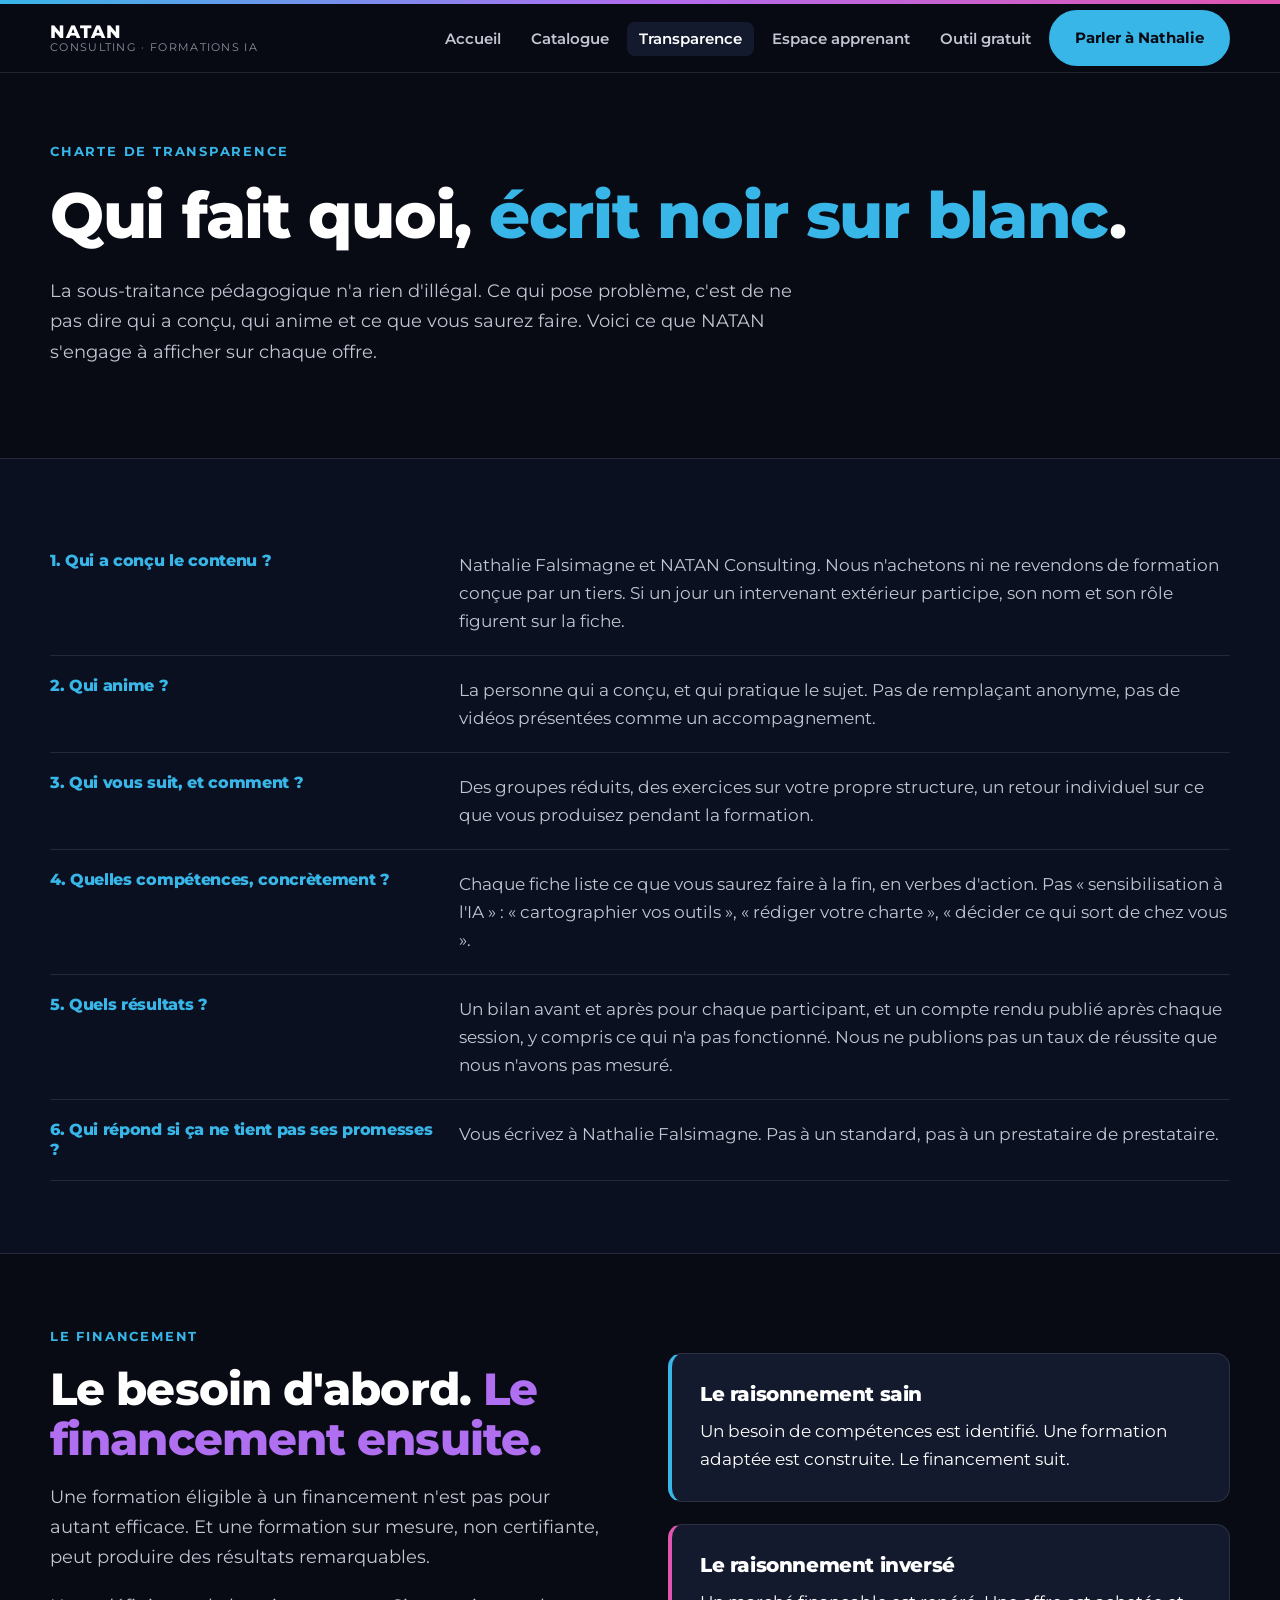
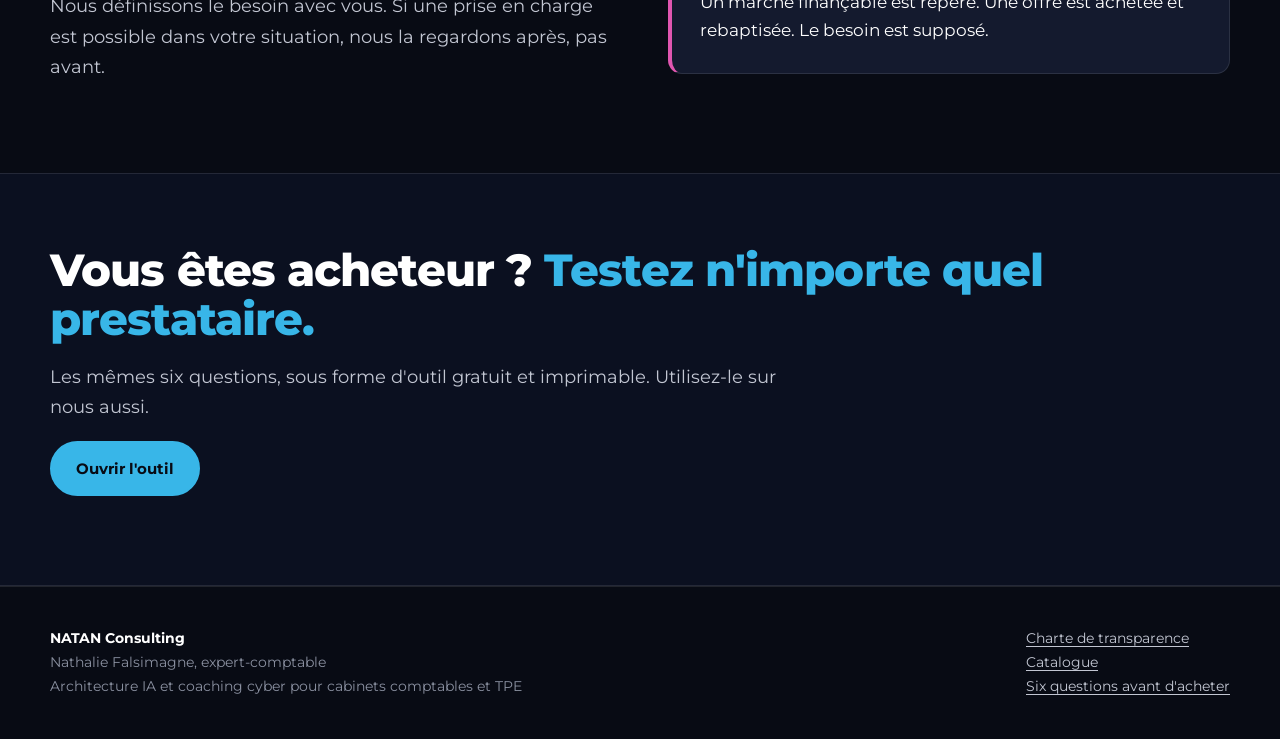
<file: transparence.html>
<!doctype html>
<html lang="fr">
<head>
<meta charset="utf-8">
<meta name="viewport" content="width=device-width, initial-scale=1">
<title>Charte de transparence · NATAN Consulting</title>
<meta name="description" content="Les six engagements de transparence de NATAN Consulting sur chaque formation : conception, animation, suivi, compétences, résultats, responsabilité.">
<link rel="preconnect" href="https://fonts.googleapis.com">
<link rel="preconnect" href="https://fonts.gstatic.com" crossorigin>
<link href="https://fonts.googleapis.com/css2?family=Montserrat:wght@400;600;700;800&display=swap" rel="stylesheet">
<link rel="stylesheet" href="css/style.css">
</head>
<body>
<a class="skip" href="#contenu">Aller au contenu</a>
<header id="site-header"></header>
<main id="contenu">
  <section>
    <div class="wrap">
      <p class="eyebrow">Charte de transparence</p>
      <h1>Qui fait quoi, <span class="c">écrit noir sur blanc</span>.</h1>
      <p class="sub">La sous-traitance pédagogique n'a rien d'illégal. Ce qui pose problème, c'est de ne pas dire qui a conçu, qui anime et ce que vous saurez faire. Voici ce que NATAN s'engage à afficher sur chaque offre.</p>
    </div>
  </section>

  <section class="band">
    <div class="wrap">
      <div class="transp">
        <div class="q"><h3>1. Qui a conçu le contenu ?</h3><p>Nathalie Falsimagne et NATAN Consulting. Nous n'achetons ni ne revendons de formation conçue par un tiers. Si un jour un intervenant extérieur participe, son nom et son rôle figurent sur la fiche.</p></div>
        <div class="q"><h3>2. Qui anime ?</h3><p>La personne qui a conçu, et qui pratique le sujet. Pas de remplaçant anonyme, pas de vidéos présentées comme un accompagnement.</p></div>
        <div class="q"><h3>3. Qui vous suit, et comment ?</h3><p>Des groupes réduits, des exercices sur votre propre structure, un retour individuel sur ce que vous produisez pendant la formation.</p></div>
        <div class="q"><h3>4. Quelles compétences, concrètement ?</h3><p>Chaque fiche liste ce que vous saurez faire à la fin, en verbes d'action. Pas « sensibilisation à l'IA » : « cartographier vos outils », « rédiger votre charte », « décider ce qui sort de chez vous ».</p></div>
        <div class="q"><h3>5. Quels résultats ?</h3><p>Un bilan avant et après pour chaque participant, et un compte rendu publié après chaque session, y compris ce qui n'a pas fonctionné. Nous ne publions pas un taux de réussite que nous n'avons pas mesuré.</p></div>
        <div class="q"><h3>6. Qui répond si ça ne tient pas ses promesses ?</h3><p>Vous écrivez à Nathalie Falsimagne. Pas à un standard, pas à un prestataire de prestataire.</p></div>
      </div>
    </div>
  </section>

  <section>
    <div class="wrap split">
      <div>
        <p class="eyebrow">Le financement</p>
        <h2>Le besoin d'abord. <span class="l">Le financement ensuite.</span></h2>
        <p class="sub">Une formation éligible à un financement n'est pas pour autant efficace. Et une formation sur mesure, non certifiante, peut produire des résultats remarquables.</p>
        <p class="sub">Nous définissons le besoin avec vous. Si une prise en charge est possible dans votre situation, nous la regardons après, pas avant.</p>
      </div>
      <div class="grid">
        <div class="card bar"><h3>Le raisonnement sain</h3><p>Un besoin de compétences est identifié. Une formation adaptée est construite. Le financement suit.</p></div>
        <div class="card bar" style="border-left-color:var(--rose)"><h3>Le raisonnement inversé</h3><p>Un marché finançable est repéré. Une offre est achetée et rebaptisée. Le besoin est supposé.</p></div>
      </div>
    </div>
  </section>

  <section class="band">
    <div class="wrap">
      <h2>Vous êtes acheteur ? <span class="c">Testez n'importe quel prestataire.</span></h2>
      <p class="sub">Les mêmes six questions, sous forme d'outil gratuit et imprimable. Utilisez-le sur nous aussi.</p>
      <p><a class="btn" href="outil-six-questions.html">Ouvrir l'outil</a></p>
    </div>
  </section>
</main>
<footer id="site-footer"></footer>
<script src="js/config.js"></script>
<script src="js/main.js"></script>
</body>
</html>
</file>
<file: css/style.css>
/* NATAN Consulting : charte "Ligne 42". Sombre, aéré, deux colonnes, gros titres, chiffres-chocs.
   Jamais de vert, jamais de fond blanc dans l'habillage. */
:root {
  --bg: #080b14;
  --card: #141a2e;
  --cyan: #38b6e8;
  --lilas: #b06ef0;
  --rose: #e056b0;
  --txt: #ffffff;
  --txt-2: #c2c6d2;
  --txt-3: #8a90a0;
  --line: rgba(255, 255, 255, 0.1);
  --crème: #fdfcf8;
  --rouge-loi: #b3392f;
  --grad: linear-gradient(90deg, #38b6e8, #b06ef0, #e056b0);
  --sans: "Montserrat", Helvetica, Arial, sans-serif;
  --serif: Georgia, "Times New Roman", serif;
  --max: 1180px;
  --r: 14px;
}

*, *::before, *::after { box-sizing: border-box; }
html { scroll-behavior: smooth; }
body {
  margin: 0;
  background: var(--bg);
  color: var(--txt);
  font-family: var(--sans);
  font-size: 17px;
  line-height: 1.65;
  -webkit-font-smoothing: antialiased;
}
body::before { /* filet dégradé en haut */
  content: "";
  position: fixed; inset: 0 0 auto 0; height: 4px;
  background: var(--grad); z-index: 50;
}
img, svg { max-width: 100%; }
a { color: var(--cyan); text-underline-offset: 3px; }
a:hover { color: #fff; }
:focus-visible { outline: 3px solid var(--cyan); outline-offset: 3px; border-radius: 4px; }
.skip { position: absolute; left: -999px; top: 8px; background: var(--cyan); color: var(--bg); padding: 10px 16px; z-index: 100; font-weight: 700; }
.skip:focus { left: 8px; }

.wrap { width: min(var(--max), 100% - 32px); margin-inline: auto; }
section { padding: 72px 0; }
.sec-tight { padding: 40px 0; }

/* Typo */
h1, h2, h3 { font-weight: 800; line-height: 1.1; margin: 0 0 .4em; letter-spacing: -0.02em; }
h1 { font-size: clamp(2.2rem, 5.4vw, 4rem); }
h2 { font-size: clamp(1.8rem, 3.8vw, 2.8rem); }
h3 { font-size: 1.25rem; line-height: 1.25; }
p { margin: 0 0 1em; }
.c { color: var(--cyan); }
.l { color: var(--lilas); }
.eyebrow { color: var(--cyan); font-weight: 700; font-size: .8rem; letter-spacing: .14em; text-transform: uppercase; margin-bottom: 18px; }
.sub { color: var(--txt-2); font-size: 1.15rem; max-width: 62ch; }
.muted { color: var(--txt-3); }
.small { font-size: .9rem; }
.serif { font-family: var(--serif); font-style: italic; }

/* Header */
.site-header { position: sticky; top: 4px; z-index: 40; background: rgba(8, 11, 20, .92); backdrop-filter: blur(8px); border-bottom: 1px solid var(--line); }
.nav { display: flex; align-items: center; justify-content: space-between; gap: 16px; min-height: 68px; }
.brand { display: flex; flex-direction: column; line-height: 1.1; text-decoration: none; color: #fff; }
.brand b { font-size: 1.15rem; letter-spacing: .06em; font-weight: 800; }
.brand span { font-size: .68rem; color: var(--txt-3); letter-spacing: .12em; text-transform: uppercase; }
.nav ul { display: flex; gap: 6px; list-style: none; margin: 0; padding: 0; align-items: center; }
.nav a.lnk { color: var(--txt-2); text-decoration: none; padding: 8px 12px; border-radius: 8px; font-size: .92rem; font-weight: 600; }
.nav a.lnk:hover, .nav a.lnk[aria-current="page"] { color: #fff; background: var(--card); }
.menu-btn { display: none; background: none; border: 1px solid var(--line); color: #fff; border-radius: 8px; padding: 8px 12px; font: inherit; cursor: pointer; }

/* Boutons */
.btn { display: inline-block; background: var(--cyan); color: var(--bg); font-weight: 700; padding: 13px 24px; border-radius: 999px; text-decoration: none; border: 2px solid var(--cyan); font-family: inherit; font-size: .95rem; cursor: pointer; transition: transform .15s; }
.btn:hover { color: var(--bg); transform: translateY(-2px); }
.btn.ghost { background: transparent; color: #fff; border-color: rgba(255, 255, 255, .35); }
.btn.ghost:hover { border-color: var(--cyan); color: #fff; }
.btn[disabled] { opacity: .45; cursor: not-allowed; transform: none; }
.row { display: flex; flex-wrap: wrap; gap: 12px; align-items: center; }

/* Hero */
.hero { padding: 96px 0 72px; }
.hero h1 { max-width: 16ch; }
.hero .sub { margin: 22px 0 34px; }

/* Chiffres-chocs */
.chiffres { display: grid; grid-template-columns: repeat(3, 1fr); gap: 24px; }
.chiffre b { display: block; font-size: clamp(2.4rem, 5vw, 3.6rem); font-weight: 800; line-height: 1; color: var(--cyan); }
.chiffre:nth-child(2) b { color: var(--lilas); }
.chiffre:nth-child(3) b { color: var(--rose); }
.chiffre span { color: var(--txt-2); font-size: .95rem; }

/* Grilles et cartes */
.grid { display: grid; gap: 22px; }
.g2 { grid-template-columns: repeat(2, 1fr); }
.g3 { grid-template-columns: repeat(3, 1fr); }
.g4 { grid-template-columns: repeat(4, 1fr); }
.card { background: var(--card); border: 1px solid var(--line); border-radius: var(--r); padding: 28px; }
.card.bar { border-left: 4px solid var(--cyan); }
.card h3 { margin-bottom: 10px; }
.card p:last-child { margin-bottom: 0; }
.tag { display: inline-block; font-size: .72rem; font-weight: 700; letter-spacing: .08em; text-transform: uppercase; padding: 4px 10px; border-radius: 999px; border: 1px solid var(--cyan); color: var(--cyan); margin: 0 6px 8px 0; }
.tag.l { border-color: var(--lilas); color: var(--lilas); }
.tag.r { border-color: var(--rose); color: var(--rose); }
.num { font-size: 2.4rem; font-weight: 800; color: var(--lilas); line-height: 1; margin-bottom: 8px; }

.quote { background: var(--card); border-left: 4px solid var(--cyan); border-radius: 0 var(--r) var(--r) 0; padding: 26px 30px; font-family: var(--serif); font-style: italic; font-size: 1.35rem; line-height: 1.5; }
.quote cite { display: block; font-family: var(--sans); font-style: normal; font-size: .85rem; color: var(--txt-3); margin-top: 12px; }

.split { display: grid; grid-template-columns: 1fr 1fr; gap: 56px; align-items: center; }
.band { background: #0b1020; border-block: 1px solid var(--line); }
.lead-list { list-style: none; padding: 0; margin: 0; }
.lead-list li { padding: 14px 0 14px 34px; border-bottom: 1px solid var(--line); position: relative; }
.lead-list li::before { content: ""; position: absolute; left: 0; top: 24px; width: 18px; height: 3px; background: var(--grad); }
.lead-list li:last-child { border-bottom: 0; }

.score-letters { display: grid; grid-template-columns: repeat(5, 1fr); gap: 14px; }
.score-letters div { background: var(--card); border: 1px solid var(--line); border-radius: var(--r); padding: 20px 14px; text-align: center; }
.score-letters b { display: block; font-size: 2.2rem; font-weight: 800; color: var(--cyan); line-height: 1; }
.score-letters div:nth-child(even) b { color: var(--lilas); }
.score-letters span { font-size: .85rem; color: var(--txt-2); }

/* Catalogue */
.filters { display: flex; flex-wrap: wrap; gap: 10px; margin: 8px 0 28px; }
.chip { background: transparent; color: var(--txt-2); border: 1px solid var(--line); border-radius: 999px; padding: 8px 16px; font: inherit; font-size: .9rem; font-weight: 600; cursor: pointer; }
.chip[aria-pressed="true"] { background: var(--cyan); color: var(--bg); border-color: var(--cyan); }
.offer { display: flex; flex-direction: column; }
.offer .meta { color: var(--txt-3); font-size: .88rem; margin: 6px 0 14px; }
.offer .more { margin-top: auto; padding-top: 16px; }
.empty { color: var(--txt-3); padding: 24px 0; }

/* Fiche détail */
.crumb { font-size: .9rem; margin-bottom: 24px; }
.facts { display: grid; grid-template-columns: repeat(auto-fit, minmax(170px, 1fr)); gap: 16px; margin: 28px 0; }
.fact { border-top: 3px solid var(--cyan); padding-top: 10px; }
.fact:nth-child(even) { border-color: var(--lilas); }
.fact b { display: block; font-size: .72rem; letter-spacing: .1em; text-transform: uppercase; color: var(--txt-3); }
.prog { list-style: none; padding: 0; margin: 0; counter-reset: p; }
.prog li { counter-increment: p; padding: 18px 0 18px 64px; border-bottom: 1px solid var(--line); position: relative; }
.prog li::before { content: counter(p, decimal-leading-zero); position: absolute; left: 0; top: 16px; font-size: 1.6rem; font-weight: 800; color: var(--lilas); }
.prog li strong { display: block; }
.transp { display: grid; gap: 0; }
.transp .q { padding: 20px 0; border-bottom: 1px solid var(--line); display: grid; grid-template-columns: 1fr 2fr; gap: 24px; }
.transp .q h3 { font-size: 1rem; color: var(--cyan); margin: 0; }
.transp .q p { margin: 0; color: var(--txt-2); }

/* Espace apprenant et outils */
.tabs { display: flex; flex-wrap: wrap; gap: 8px; margin-bottom: 28px; }
.tab { background: var(--card); color: var(--txt-2); border: 1px solid var(--line); padding: 12px 18px; border-radius: 10px; font: inherit; font-weight: 600; cursor: pointer; }
.tab[aria-selected="true"] { border-color: var(--cyan); color: #fff; }
.tab .done { color: var(--cyan); margin-left: 6px; }
.progress { height: 8px; background: var(--card); border-radius: 99px; overflow: hidden; margin: 12px 0 28px; }
.progress i { display: block; height: 100%; width: 0; background: var(--grad); transition: width .4s; }
.qblock { margin-bottom: 30px; }
.qblock h3 { font-size: 1.1rem; }
.opt { display: block; width: 100%; text-align: left; background: transparent; color: var(--txt); border: 1px solid rgba(56, 182, 232, .5); border-radius: 10px; padding: 14px 18px; margin: 8px 0; font: inherit; cursor: pointer; }
.opt:hover:not([disabled]) { background: rgba(56, 182, 232, .1); }
.opt.ok { border-color: var(--cyan); background: rgba(56, 182, 232, .18); }
.opt.ko { border-color: var(--rose); background: rgba(224, 86, 176, .14); }
.opt[disabled] { cursor: default; }
.fb { margin-top: 10px; padding: 14px 18px; border-radius: 10px; background: var(--card); border-left: 4px solid var(--lilas); color: var(--txt-2); font-size: .97rem; }
.item { display: grid; grid-template-columns: 1fr auto; gap: 16px; align-items: center; padding: 16px 0; border-bottom: 1px solid var(--line); }
.item .t { margin: 0; }
.yn { display: flex; gap: 8px; }
.yn button { min-width: 74px; background: transparent; color: var(--txt); border: 1px solid var(--line); border-radius: 8px; padding: 9px 14px; font: inherit; font-weight: 600; cursor: pointer; }
.yn button[aria-pressed="true"] { background: var(--cyan); color: var(--bg); border-color: var(--cyan); }
.result { background: var(--card); border: 1px solid var(--line); border-radius: var(--r); padding: 28px; margin-top: 28px; }
.result .big { font-size: 3.4rem; font-weight: 800; line-height: 1; }
.result .big.pos { color: var(--cyan); }
.result .big.neg { color: var(--rose); }
.result .big.zero { color: var(--lilas); }

/* Contact */
form.contact { display: grid; gap: 14px; max-width: 560px; }
label { font-weight: 600; font-size: .92rem; }
input, textarea, select { width: 100%; background: var(--card); color: #fff; border: 1px solid var(--line); border-radius: 10px; padding: 13px 14px; font: inherit; margin-top: 6px; }

/* Pied */
.site-footer { border-top: 1px solid var(--line); padding: 40px 0; color: var(--txt-3); font-size: .9rem; }
.site-footer .ft { display: flex; flex-wrap: wrap; justify-content: space-between; gap: 18px; }
.site-footer a { color: var(--txt-2); }

@media (max-width: 880px) {
  .g3, .g4, .split, .chiffres, .g2 { grid-template-columns: 1fr; }
  .split { gap: 32px; }
  .score-letters { grid-template-columns: repeat(2, 1fr); }
  .transp .q { grid-template-columns: 1fr; gap: 6px; }
  section { padding: 52px 0; }
  .hero { padding: 56px 0 40px; }
  .menu-btn { display: block; }
  .nav ul { display: none; position: absolute; top: 72px; left: 0; right: 0; background: var(--bg); flex-direction: column; align-items: stretch; padding: 12px 16px 20px; border-bottom: 1px solid var(--line); }
  .nav ul.open { display: flex; }
  .item { grid-template-columns: 1fr; }
}
@media print {
  body { background: #fff; color: #000; }
  body::before, .site-header, .site-footer, .no-print { display: none !important; }
  .card, .result, .fb { background: #fff; border-color: #999; color: #000; }
  * { color: #000 !important; }
}
@media (prefers-reduced-motion: reduce) { * { transition: none !important; scroll-behavior: auto !important; } }
</file>
